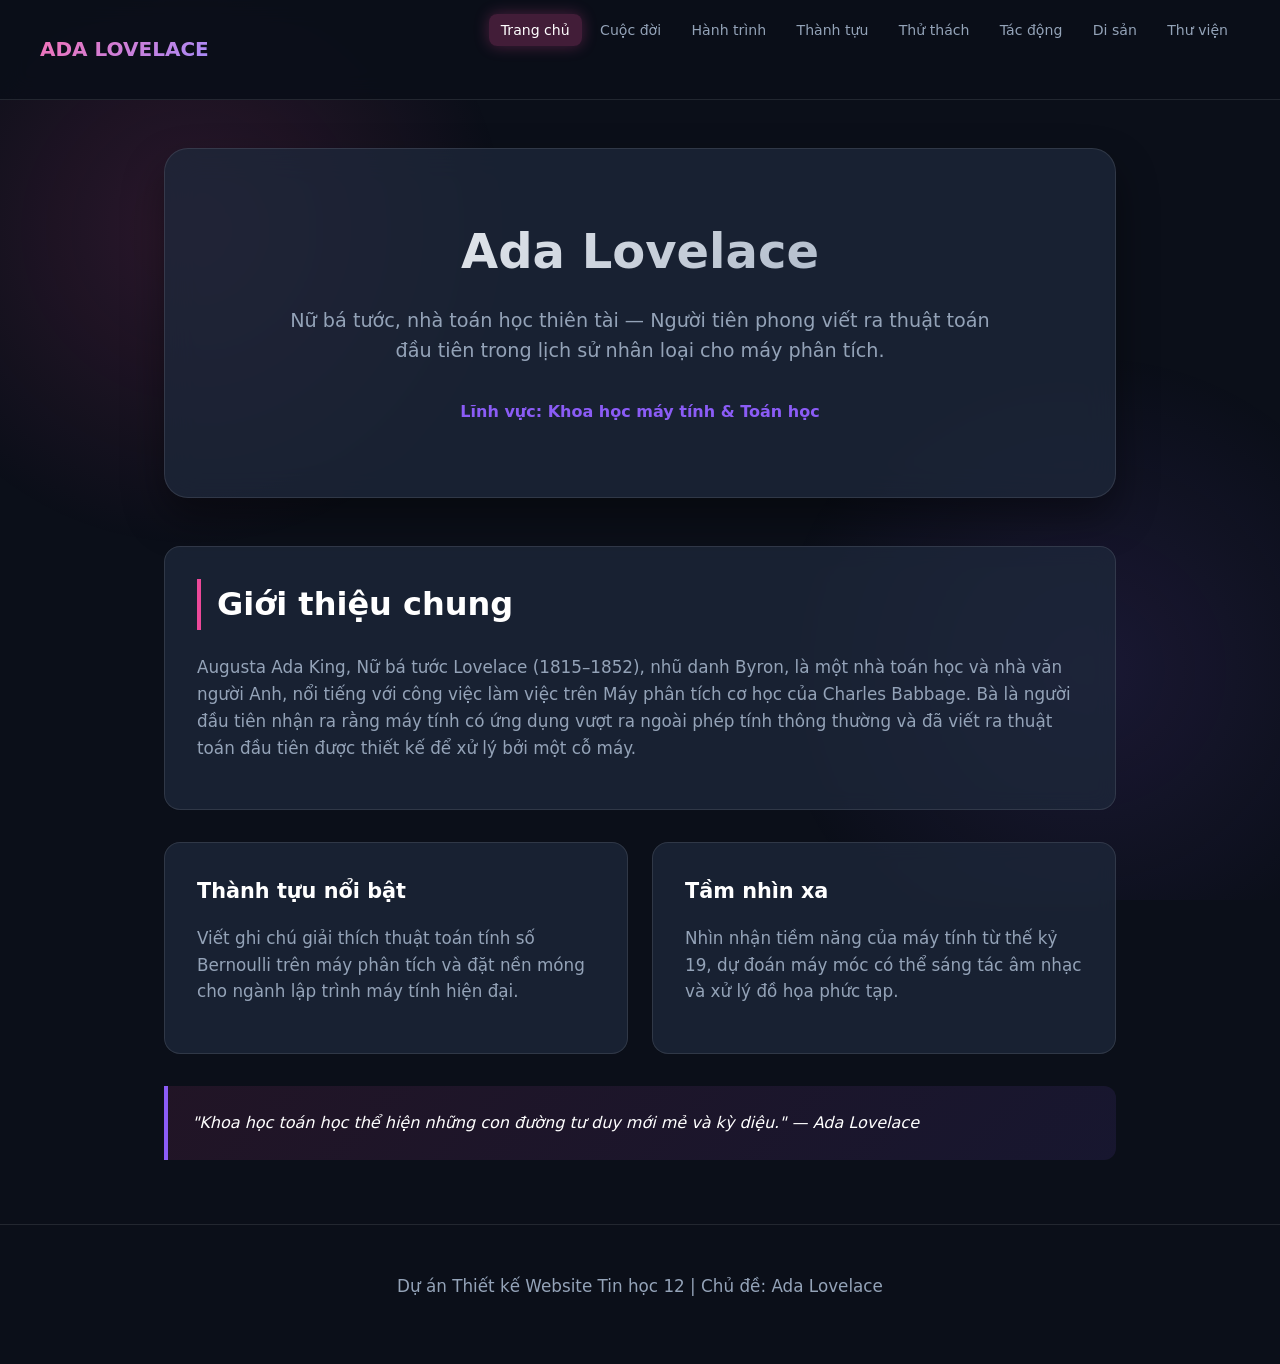
<file: index.html>
<!DOCTYPE html>
<html lang="vi">
<head>
    <meta charset="UTF-8">
    <meta name="viewport" content="width=device-width, initial-scale=1.0">
    <title>Ada Lovelace – Nhà lập trình đầu tiên trên thế giới</title>
    <link rel="stylesheet" href="style.css">
</head>
<body>
    <div class="bg-glow"></div>
    <header>
        <nav>
            <a href="index.html" class="logo">ADA LOVELACE</a>
            <ul class="nav-links">
  <li><a href="index.html" class="active">Trang chủ</a></li>
  <li><a href="cuocdoi.html">Cuộc đời</a></li>
  <li><a href="hanhtrinh.html">Hành trình</a></li>
  <li><a href="thanhtuu.html">Thành tựu</a></li>
  <li><a href="thuthach.html">Thử thách</a></li>
  <li><a href="tacdong.html">Tác động</a></li>
  <li><a href="disan_baihoc.html">Di sản</a></li>
  <li><a href="thuvien_nguon.html">Thư viện</a></li>
</ul>
        </nav>
    </header>
    <main>
        <section class="hero">
            <h1>Ada Lovelace</h1>
            <p>Nữ bá tước, nhà toán học thiên tài — Người tiên phong viết ra thuật toán đầu tiên trong lịch sử nhân loại cho máy phân tích.</p>
            <span class="timeline-date">Lĩnh vực: Khoa học máy tính & Toán học</span>
        </section>

        <section class="card">
            <h2>Giới thiệu chung</h2>
            <p>Augusta Ada King, Nữ bá tước Lovelace (1815–1852), nhũ danh Byron, là một nhà toán học và nhà văn người Anh, nổi tiếng với công việc làm việc trên Máy phân tích cơ học của Charles Babbage. Bà là người đầu tiên nhận ra rằng máy tính có ứng dụng vượt ra ngoài phép tính thông thường và đã viết ra thuật toán đầu tiên được thiết kế để xử lý bởi một cỗ máy.</p>
        </section>

        <div class="grid-cards">
            <div class="card">
                <h3>Thành tựu nổi bật</h3>
                <p>Viết ghi chú giải thích thuật toán tính số Bernoulli trên máy phân tích và đặt nền móng cho ngành lập trình máy tính hiện đại.</p>
            </div>
            <div class="card">
                <h3>Tầm nhìn xa</h3>
                <p>Nhìn nhận tiềm năng của máy tính từ thế kỷ 19, dự đoán máy móc có thể sáng tác âm nhạc và xử lý đồ họa phức tạp.</p>
            </div>
        </div>

        <blockquote>
            "Khoa học toán học thể hiện những con đường tư duy mới mẻ và kỳ diệu." — Ada Lovelace
        </blockquote>
    </main>
    <footer>
        <p>Dự án Thiết kế Website Tin học 12 | Chủ đề: Ada Lovelace</p>
    </footer>
</body>
</html>
</file>
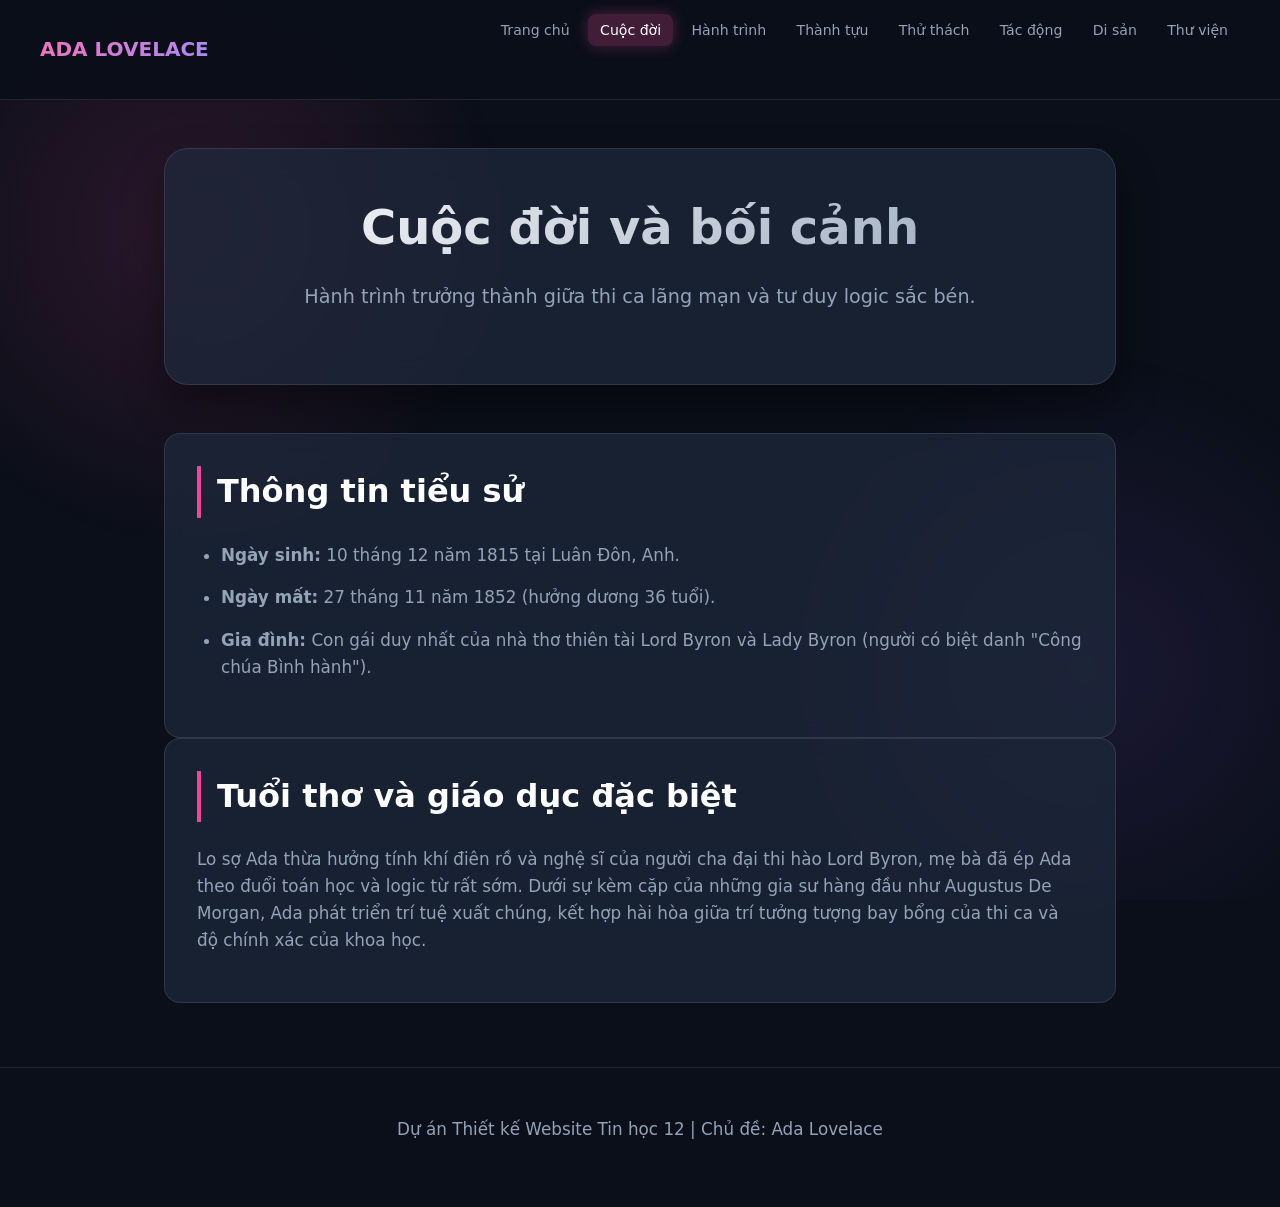
<file: cuocdoi.html>
<!DOCTYPE html>
<html lang="vi">
<head>
    <meta charset="UTF-8">
    <meta name="viewport" content="width=device-width, initial-scale=1.0">
    <title>Cuộc đời và bối cảnh của Ada Lovelace</title>
    <link rel="stylesheet" href="style.css">
</head>
<body>
    <div class="bg-glow"></div>
    <header>
        <nav>
            <a href="index.html" class="logo">ADA LOVELACE</a>
            <ul class="nav-links">
  <li><a href="index.html">Trang chủ</a></li>
  <li><a href="cuocdoi.html" class="active">Cuộc đời</a></li>
  <li><a href="hanhtrinh.html">Hành trình</a></li>
  <li><a href="thanhtuu.html">Thành tựu</a></li>
  <li><a href="thuthach.html">Thử thách</a></li>
  <li><a href="tacdong.html">Tác động</a></li>
  <li><a href="disan_baihoc.html">Di sản</a></li>
  <li><a href="thuvien_nguon.html">Thư viện</a></li>
</ul>
        </nav>
    </header>
    <main>
        <section class="hero" style="padding: 2.5rem 1rem;">
            <h1>Cuộc đời và bối cảnh</h1>
            <p>Hành trình trưởng thành giữa thi ca lãng mạn và tư duy logic sắc bén.</p>
        </section>

        <section class="card">
            <h2>Thông tin tiểu sử</h2>
            <ul>
                <li><strong>Ngày sinh:</strong> 10 tháng 12 năm 1815 tại Luân Đôn, Anh.</li>
                <li><strong>Ngày mất:</strong> 27 tháng 11 năm 1852 (hưởng dương 36 tuổi).</li>
                <li><strong>Gia đình:</strong> Con gái duy nhất của nhà thơ thiên tài Lord Byron và Lady Byron (người có biệt danh "Công chúa Bình hành").</li>
            </ul>
        </section>

        <section class="card">
            <h2>Tuổi thơ và giáo dục đặc biệt</h2>
            <p>Lo sợ Ada thừa hưởng tính khí điên rồ và nghệ sĩ của người cha đại thi hào Lord Byron, mẹ bà đã ép Ada theo đuổi toán học và logic từ rất sớm. Dưới sự kèm cặp của những gia sư hàng đầu như Augustus De Morgan, Ada phát triển trí tuệ xuất chúng, kết hợp hài hòa giữa trí tưởng tượng bay bổng của thi ca và độ chính xác của khoa học.</p>
        </section>
    </main>
    <footer>
        <p>Dự án Thiết kế Website Tin học 12 | Chủ đề: Ada Lovelace</p>
    </footer>
</body>
</html>
</file>
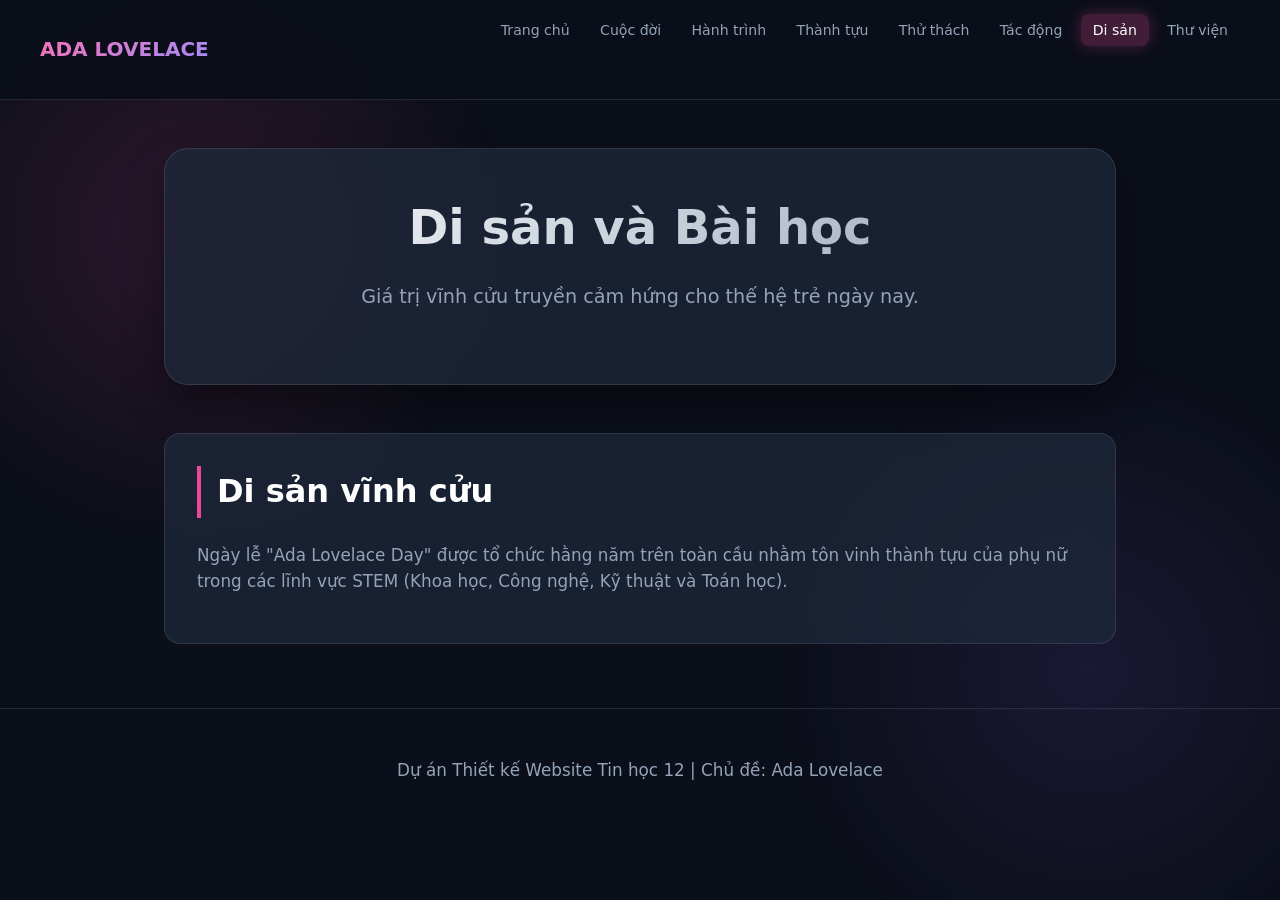
<file: disan_baihoc.html>
<!DOCTYPE html>
<html lang="vi">
<head>
    <meta charset="UTF-8">
    <meta name="viewport" content="width=device-width, initial-scale=1.0">
    <title>Di sản và bài học từ Ada Lovelace</title>
    <link rel="stylesheet" href="style.css">
</head>
<body>
    <div class="bg-glow"></div>
    <header>
        <nav>
            <a href="index.html" class="logo">ADA LOVELACE</a>
            <ul class="nav-links">
  <li><a href="index.html">Trang chủ</a></li>
  <li><a href="cuocdoi.html">Cuộc đời</a></li>
  <li><a href="hanhtrinh.html">Hành trình</a></li>
  <li><a href="thanhtuu.html">Thành tựu</a></li>
  <li><a href="thuthach.html">Thử thách</a></li>
  <li><a href="tacdong.html">Tác động</a></li>
  <li><a href="disan_baihoc.html" class="active">Di sản</a></li>
  <li><a href="thuvien_nguon.html">Thư viện</a></li>
</ul>
        </nav>
    </header>
    <main>
        <section class="hero" style="padding: 2.5rem 1rem;">
            <h1>Di sản và Bài học</h1>
            <p>Giá trị vĩnh cửu truyền cảm hứng cho thế hệ trẻ ngày nay.</p>
        </section>

        <section class="card">
            <h2>Di sản vĩnh cửu</h2>
            <p>Ngày lễ "Ada Lovelace Day" được tổ chức hằng năm trên toàn cầu nhằm tôn vinh thành tựu của phụ nữ trong các lĩnh vực STEM (Khoa học, Công nghệ, Kỹ thuật và Toán học).</p>
        </section>
    </main>
    <footer>
        <p>Dự án Thiết kế Website Tin học 12 | Chủ đề: Ada Lovelace</p>
    </footer>
</body>
</html>
</file>
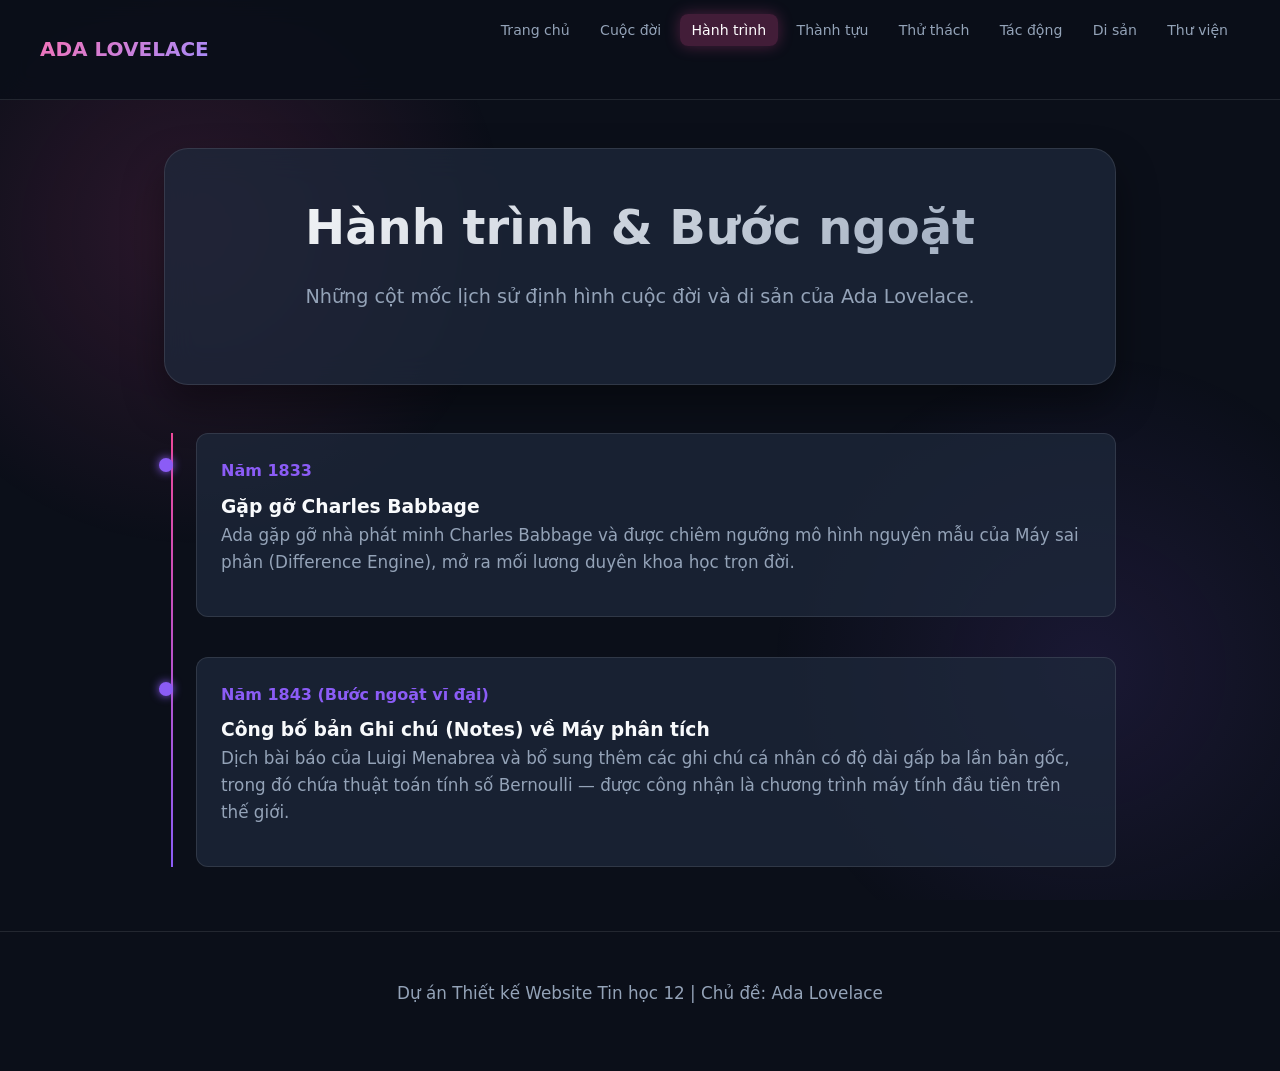
<file: hanhtrinh.html>
<!DOCTYPE html>
<html lang="vi">
<head>
    <meta charset="UTF-8">
    <meta name="viewport" content="width=device-width, initial-scale=1.0">
    <title>Hành trình và những bước ngoặt của Ada Lovelace</title>
    <link rel="stylesheet" href="style.css">
</head>
<body>
    <div class="bg-glow"></div>
    <header>
        <nav>
            <a href="index.html" class="logo">ADA LOVELACE</a>
            <ul class="nav-links">
  <li><a href="index.html">Trang chủ</a></li>
  <li><a href="cuocdoi.html">Cuộc đời</a></li>
  <li><a href="hanhtrinh.html" class="active">Hành trình</a></li>
  <li><a href="thanhtuu.html">Thành tựu</a></li>
  <li><a href="thuthach.html">Thử thách</a></li>
  <li><a href="tacdong.html">Tác động</a></li>
  <li><a href="disan_baihoc.html">Di sản</a></li>
  <li><a href="thuvien_nguon.html">Thư viện</a></li>
</ul>
        </nav>
    </header>
    <main>
        <section class="hero" style="padding: 2.5rem 1rem;">
            <h1>Hành trình & Bước ngoặt</h1>
            <p>Những cột mốc lịch sử định hình cuộc đời và di sản của Ada Lovelace.</p>
        </section>

        <div class="timeline">
            <div class="timeline-item">
                <span class="timeline-date">Năm 1833</span>
                <h3>Gặp gỡ Charles Babbage</h3>
                <p>Ada gặp gỡ nhà phát minh Charles Babbage và được chiêm ngưỡng mô hình nguyên mẫu của Máy sai phân (Difference Engine), mở ra mối lương duyên khoa học trọn đời.</p>
            </div>
            <div class="timeline-item">
                <span class="timeline-date">Năm 1843 (Bước ngoặt vĩ đại)</span>
                <h3>Công bố bản Ghi chú (Notes) về Máy phân tích</h3>
                <p>Dịch bài báo của Luigi Menabrea và bổ sung thêm các ghi chú cá nhân có độ dài gấp ba lần bản gốc, trong đó chứa thuật toán tính số Bernoulli — được công nhận là chương trình máy tính đầu tiên trên thế giới.</p>
            </div>
        </div>
    </main>
    <footer>
        <p>Dự án Thiết kế Website Tin học 12 | Chủ đề: Ada Lovelace</p>
    </footer>
</body>
</html>
</file>
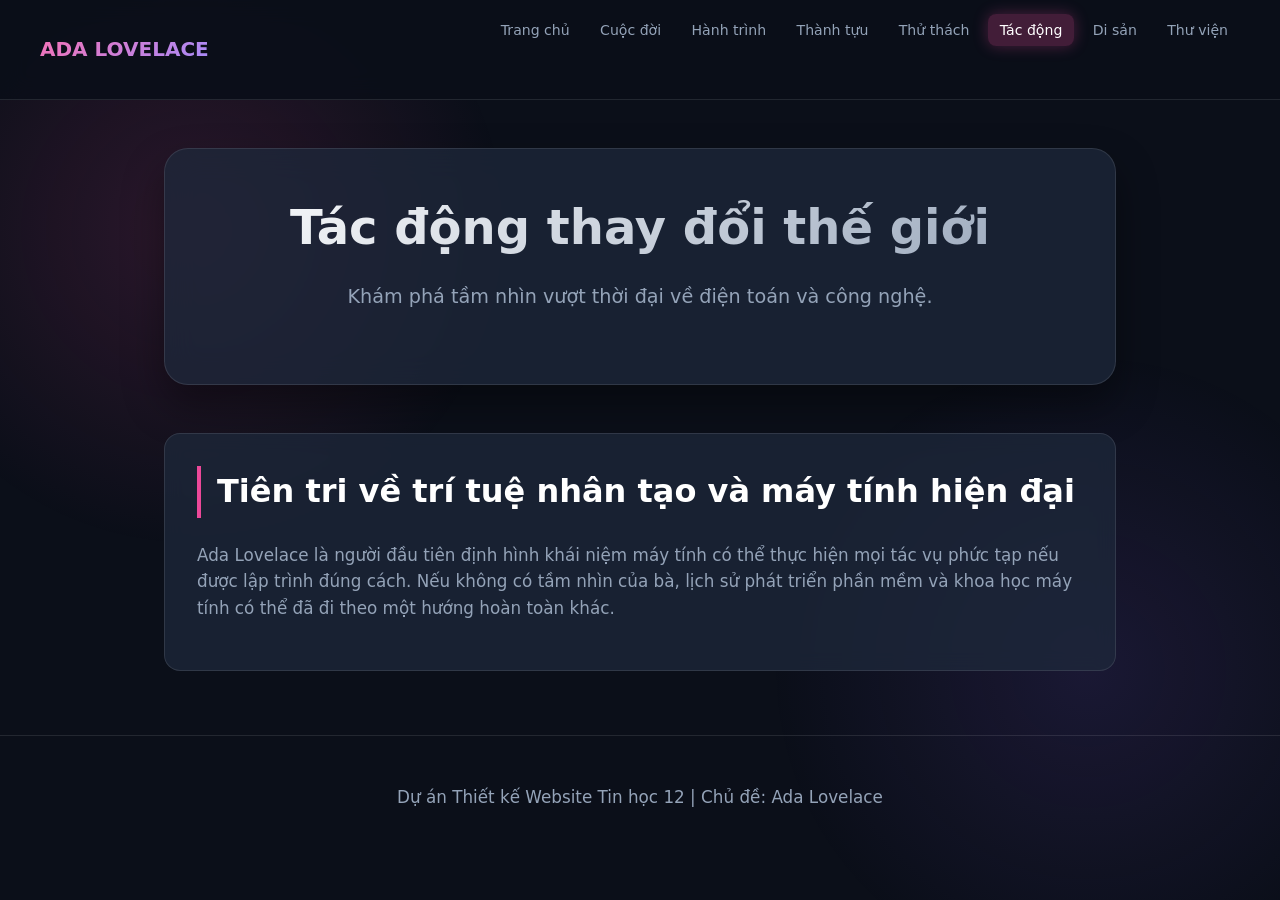
<file: tacdong.html>
<!DOCTYPE html>
<html lang="vi">
<head>
    <meta charset="UTF-8">
    <meta name="viewport" content="width=device-width, initial-scale=1.0">
    <title>Tác động của Ada Lovelace đối với thế giới</title>
    <link rel="stylesheet" href="style.css">
</head>
<body>
    <div class="bg-glow"></div>
    <header>
        <nav>
            <a href="index.html" class="logo">ADA LOVELACE</a>
            <ul class="nav-links">
  <li><a href="index.html">Trang chủ</a></li>
  <li><a href="cuocdoi.html">Cuộc đời</a></li>
  <li><a href="hanhtrinh.html">Hành trình</a></li>
  <li><a href="thanhtuu.html">Thành tựu</a></li>
  <li><a href="thuthach.html">Thử thách</a></li>
  <li><a href="tacdong.html" class="active">Tác động</a></li>
  <li><a href="disan_baihoc.html">Di sản</a></li>
  <li><a href="thuvien_nguon.html">Thư viện</a></li>
</ul>
        </nav>
    </header>
    <main>
        <section class="hero" style="padding: 2.5rem 1rem;">
            <h1>Tác động thay đổi thế giới</h1>
            <p>Khám phá tầm nhìn vượt thời đại về điện toán và công nghệ.</p>
        </section>

        <section class="card">
            <h2>Tiên tri về trí tuệ nhân tạo và máy tính hiện đại</h2>
            <p>Ada Lovelace là người đầu tiên định hình khái niệm máy tính có thể thực hiện mọi tác vụ phức tạp nếu được lập trình đúng cách. Nếu không có tầm nhìn của bà, lịch sử phát triển phần mềm và khoa học máy tính có thể đã đi theo một hướng hoàn toàn khác.</p>
        </section>
    </main>
    <footer>
        <p>Dự án Thiết kế Website Tin học 12 | Chủ đề: Ada Lovelace</p>
    </footer>
</body>
</html>
</file>
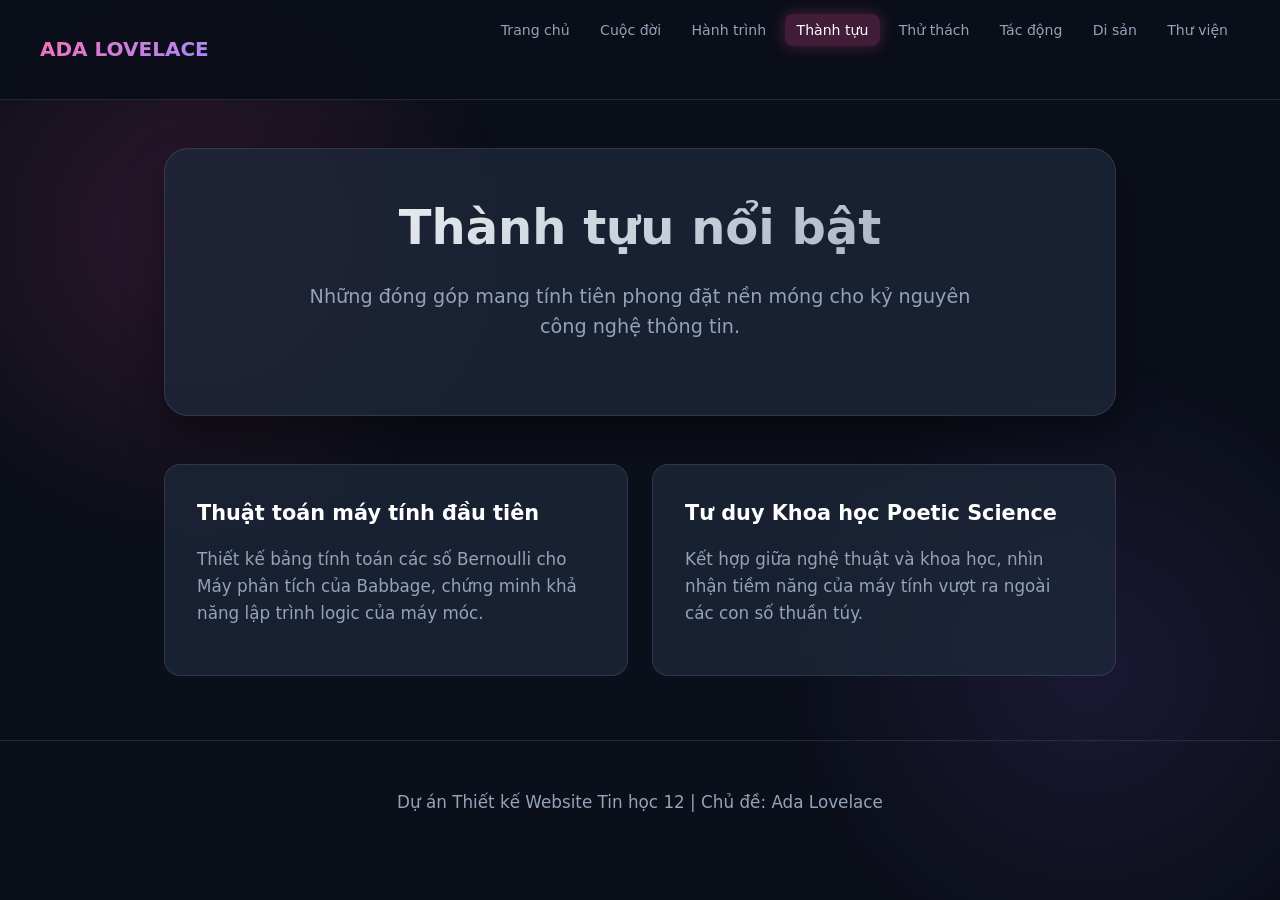
<file: thanhtuu.html>
<!DOCTYPE html>
<html lang="vi">
<head>
    <meta charset="UTF-8">
    <meta name="viewport" content="width=device-width, initial-scale=1.0">
    <title>Thành tựu nổi bật của Ada Lovelace</title>
    <link rel="stylesheet" href="style.css">
</head>
<body>
    <div class="bg-glow"></div>
    <header>
        <nav>
            <a href="index.html" class="logo">ADA LOVELACE</a>
            <ul class="nav-links">
  <li><a href="index.html">Trang chủ</a></li>
  <li><a href="cuocdoi.html">Cuộc đời</a></li>
  <li><a href="hanhtrinh.html">Hành trình</a></li>
  <li><a href="thanhtuu.html" class="active">Thành tựu</a></li>
  <li><a href="thuthach.html">Thử thách</a></li>
  <li><a href="tacdong.html">Tác động</a></li>
  <li><a href="disan_baihoc.html">Di sản</a></li>
  <li><a href="thuvien_nguon.html">Thư viện</a></li>
</ul>
        </nav>
    </header>
    <main>
        <section class="hero" style="padding: 2.5rem 1rem;">
            <h1>Thành tựu nổi bật</h1>
            <p>Những đóng góp mang tính tiên phong đặt nền móng cho kỷ nguyên công nghệ thông tin.</p>
        </section>

        <div class="grid-cards">
            <div class="card">
                <h3>Thuật toán máy tính đầu tiên</h3>
                <p>Thiết kế bảng tính toán các số Bernoulli cho Máy phân tích của Babbage, chứng minh khả năng lập trình logic của máy móc.</p>
            </div>
            <div class="card">
                <h3>Tư duy Khoa học Poetic Science</h3>
                <p>Kết hợp giữa nghệ thuật và khoa học, nhìn nhận tiềm năng của máy tính vượt ra ngoài các con số thuần túy.</p>
            </div>
        </div>
    </main>
    <footer>
        <p>Dự án Thiết kế Website Tin học 12 | Chủ đề: Ada Lovelace</p>
    </footer>
</body>
</html>
</file>
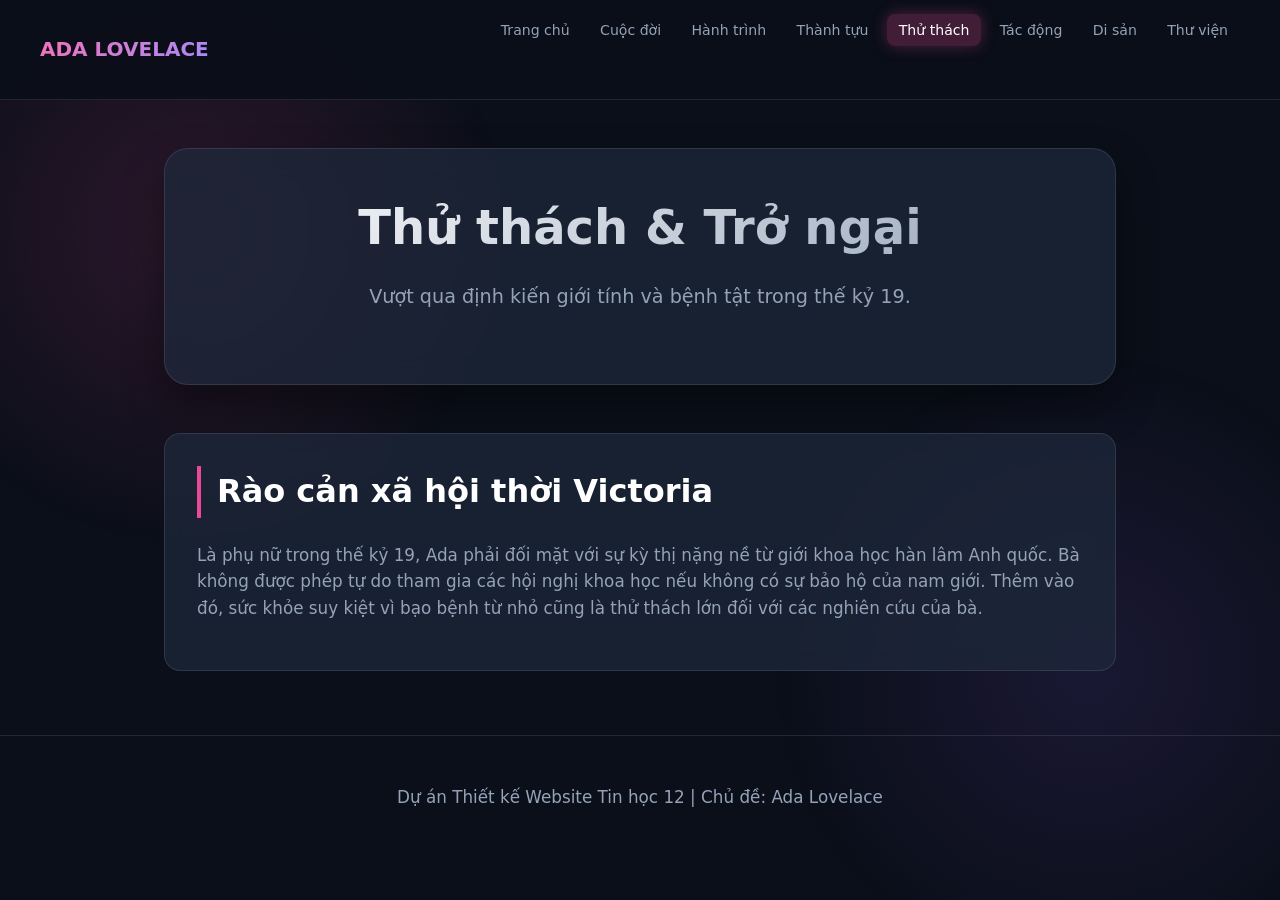
<file: thuthach.html>
<!DOCTYPE html>
<html lang="vi">
<head>
    <meta charset="UTF-8">
    <meta name="viewport" content="width=device-width, initial-scale=1.0">
    <title>Thử thách và trở ngại - Ada Lovelace</title>
    <link rel="stylesheet" href="style.css">
</head>
<body>
    <div class="bg-glow"></div>
    <header>
        <nav>
            <a href="index.html" class="logo">ADA LOVELACE</a>
            <ul class="nav-links">
  <li><a href="index.html">Trang chủ</a></li>
  <li><a href="cuocdoi.html">Cuộc đời</a></li>
  <li><a href="hanhtrinh.html">Hành trình</a></li>
  <li><a href="thanhtuu.html">Thành tựu</a></li>
  <li><a href="thuthach.html" class="active">Thử thách</a></li>
  <li><a href="tacdong.html">Tác động</a></li>
  <li><a href="disan_baihoc.html">Di sản</a></li>
  <li><a href="thuvien_nguon.html">Thư viện</a></li>
</ul>
        </nav>
    </header>
    <main>
        <section class="hero" style="padding: 2.5rem 1rem;">
            <h1>Thử thách & Trở ngại</h1>
            <p>Vượt qua định kiến giới tính và bệnh tật trong thế kỷ 19.</p>
        </section>

        <section class="card">
            <h2>Rào cản xã hội thời Victoria</h2>
            <p>Là phụ nữ trong thế kỷ 19, Ada phải đối mặt với sự kỳ thị nặng nề từ giới khoa học hàn lâm Anh quốc. Bà không được phép tự do tham gia các hội nghị khoa học nếu không có sự bảo hộ của nam giới. Thêm vào đó, sức khỏe suy kiệt vì bạo bệnh từ nhỏ cũng là thử thách lớn đối với các nghiên cứu của bà.</p>
        </section>
    </main>
    <footer>
        <p>Dự án Thiết kế Website Tin học 12 | Chủ đề: Ada Lovelace</p>
    </footer>
</body>
</html>
</file>
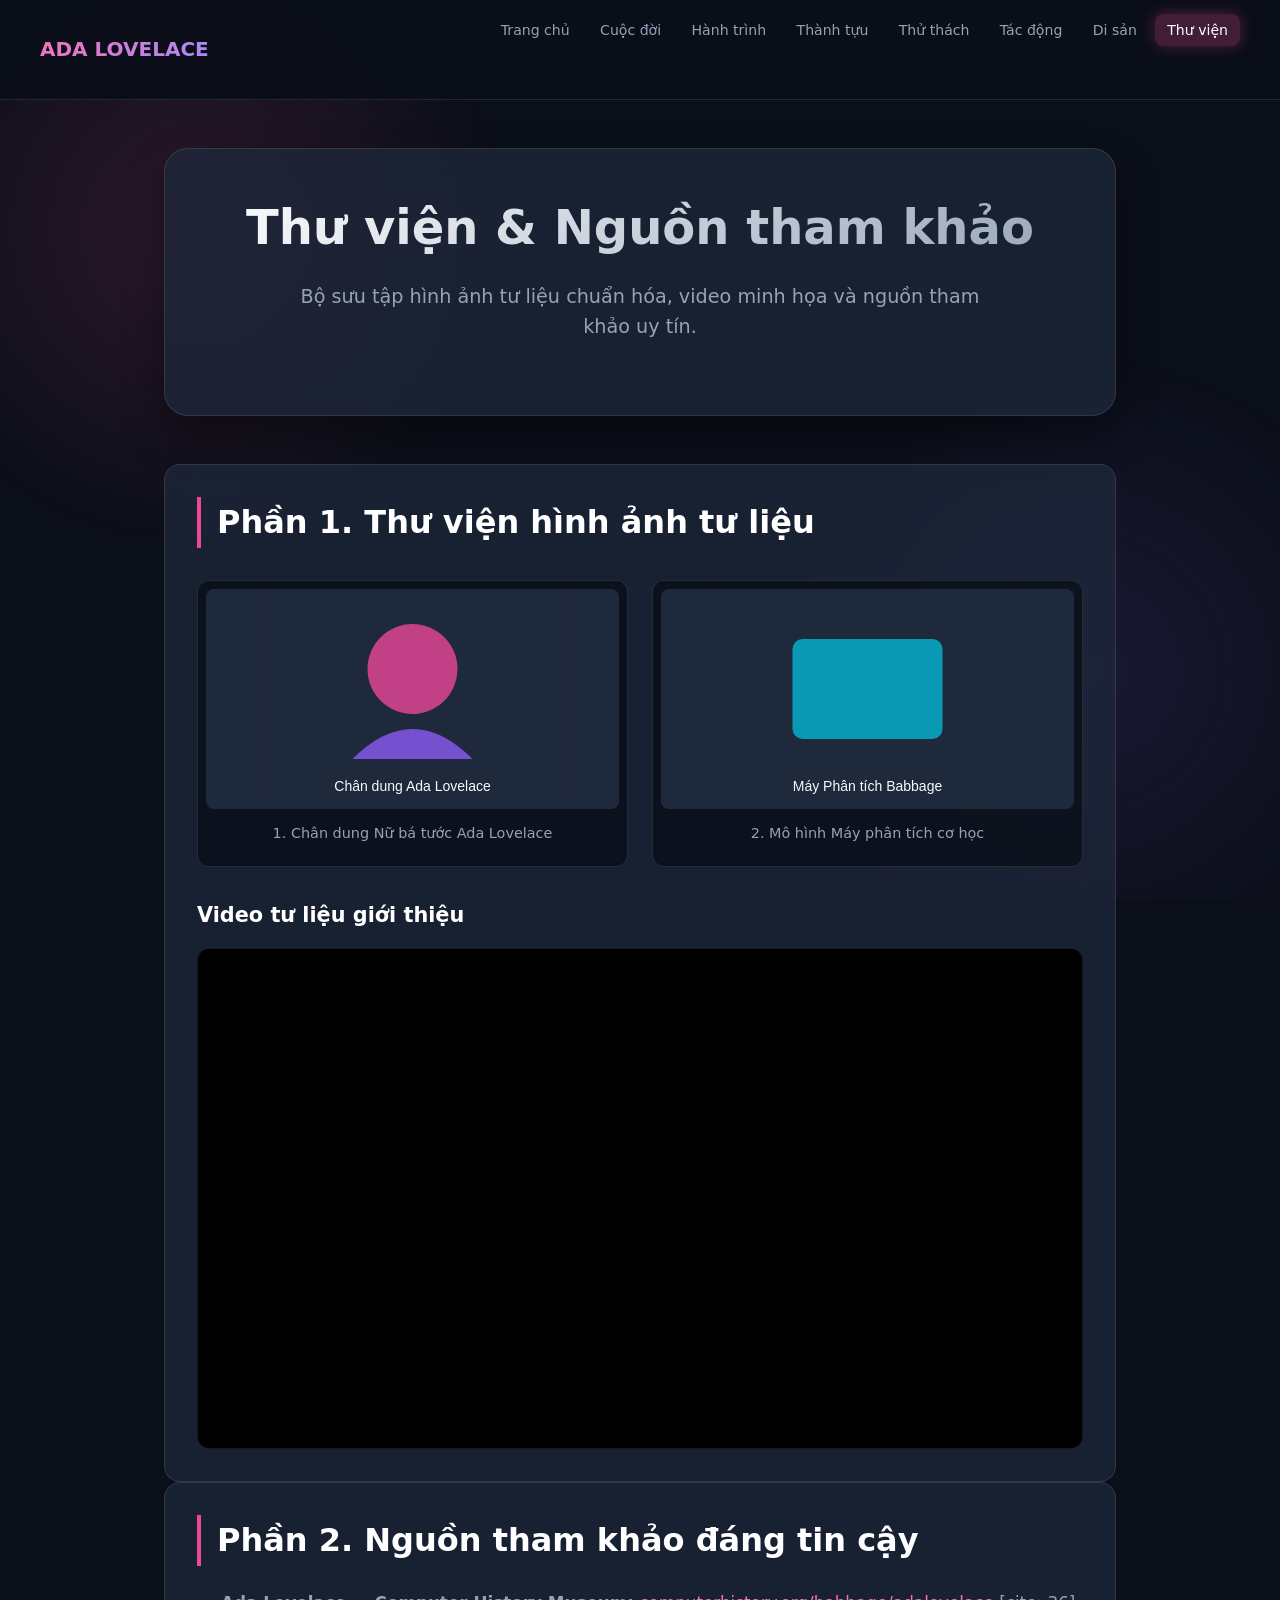
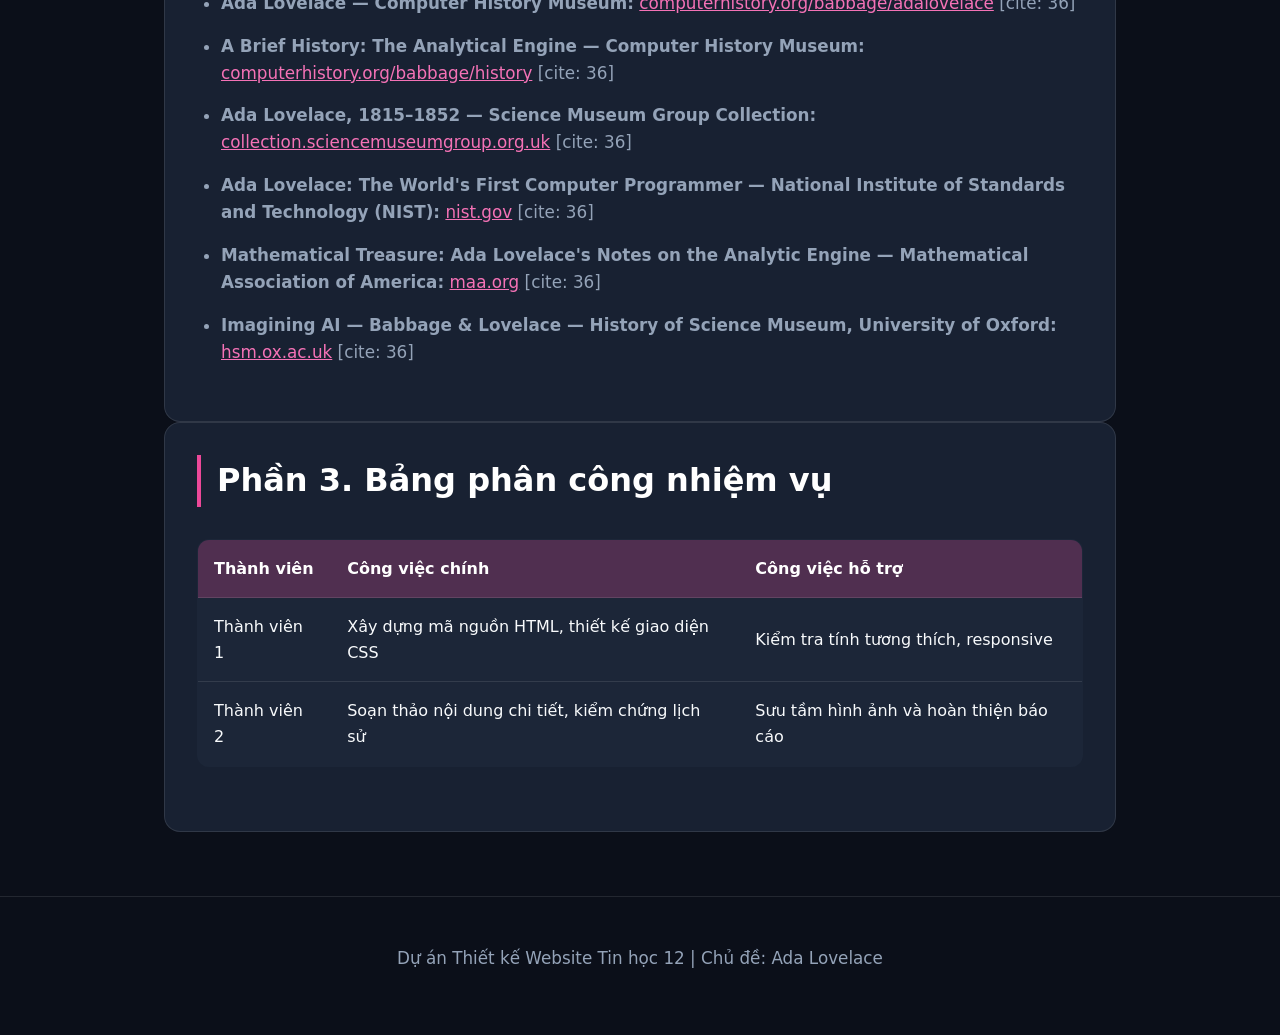
<file: thuvien_nguon.html>
<!DOCTYPE html>
<html lang="vi">
<head>
    <meta charset="UTF-8">
    <meta name="viewport" content="width=device-width, initial-scale=1.0">
    <title>Thư viện và nguồn tham khảo - Ada Lovelace</title>
    <link rel="stylesheet" href="style.css">
</head>
<body>
    <div class="bg-glow"></div>
    <header>
        <nav>
            <a href="index.html" class="logo">ADA LOVELACE</a>
            <ul class="nav-links">
  <li><a href="index.html">Trang chủ</a></li>
  <li><a href="cuocdoi.html">Cuộc đời</a></li>
  <li><a href="hanhtrinh.html">Hành trình</a></li>
  <li><a href="thanhtuu.html">Thành tựu</a></li>
  <li><a href="thuthach.html">Thử thách</a></li>
  <li><a href="tacdong.html">Tác động</a></li>
  <li><a href="disan_baihoc.html">Di sản</a></li>
  <li><a href="thuvien_nguon.html" class="active">Thư viện</a></li>
</ul>
        </nav>
    </header>
    <main>
        <section class="hero" style="padding: 2.5rem 1rem;">
            <h1>Thư viện & Nguồn tham khảo</h1>
            <p>Bộ sưu tập hình ảnh tư liệu chuẩn hóa, video minh họa và nguồn tham khảo uy tín.</p>
        </section>

        <section class="card">
            <h2>Phần 1. Thư viện hình ảnh tư liệu</h2>
            <div class="gallery-grid">
                <div class="gallery-item">
                    <svg width="100%" height="220" viewBox="0 0 300 220" style="background:#1e293b; border-radius:8px;">
                        <rect width="100%" height="100%" fill="#1e293b"/>
                        <circle cx="150" cy="80" r="45" fill="#ec4899" opacity="0.8"/>
                        <path d="M90 170 Q150 110 210 170 Z" fill="#8b5cf6" opacity="0.8"/>
                        <text x="50%" y="90%" dominant-baseline="middle" text-anchor="middle" fill="#f8fafc" font-size="14" font-family="sans-serif">Chân dung Ada Lovelace</text>
                    </svg>
                    <div class="gallery-caption">1. Chân dung Nữ bá tước Ada Lovelace</div>
                </div>
                <div class="gallery-item">
                    <svg width="100%" height="220" viewBox="0 0 300 220" style="background:#1e293b; border-radius:8px;">
                        <rect width="100%" height="100%" fill="#1e293b"/>
                        <rect x="75" y="50" width="150" height="100" rx="10" fill="#06b6d4" opacity="0.8"/>
                        <text x="50%" y="90%" dominant-baseline="middle" text-anchor="middle" fill="#f8fafc" font-size="14" font-family="sans-serif">Máy Phân tích Babbage</text>
                    </svg>
                    <div class="gallery-caption">2. Mô hình Máy phân tích cơ học</div>
                </div>
            </div>

            <div style="margin-top: 2rem;">
                <h3 style="margin-bottom: 1rem; color: #fff;">Video tư liệu giới thiệu</h3>
                <div style="position: relative; padding-bottom: 56.25%; height: 0; overflow: hidden; border-radius: 12px; border: 1px solid var(--border-color); background: #000;">
                    <iframe src="https://www.youtube.com/embed/QgCOsUv_Wdk" title="Ada Lovelace Documentary" style="position: absolute; top: 0; left: 0; width: 100%; height: 100%; border:0;" allowfullscreen></iframe>
                </div>
            </div>
        </section>

        <section class="card">
            <h2>Phần 2. Nguồn tham khảo đáng tin cậy</h2>
            <ul>
                <li><strong>Ada Lovelace — Computer History Museum:</strong> <a href="https://www.computerhistory.org/babbage/adalovelace" target="_blank" style="color: #f472b6;">computerhistory.org/babbage/adalovelace</a> [cite: 36]</li>
                <li><strong>A Brief History: The Analytical Engine — Computer History Museum:</strong> <a href="https://www.computerhistory.org/babbage/history" target="_blank" style="color: #f472b6;">computerhistory.org/babbage/history</a> [cite: 36]</li>
                <li><strong>Ada Lovelace, 1815–1852 — Science Museum Group Collection:</strong> <a href="https://collection.sciencemuseumgroup.org.uk" target="_blank" style="color: #f472b6;">collection.sciencemuseumgroup.org.uk</a> [cite: 36]</li>
                <li><strong>Ada Lovelace: The World's First Computer Programmer — National Institute of Standards and Technology (NIST):</strong> <a href="https://www.nist.gov" target="_blank" style="color: #f472b6;">nist.gov</a> [cite: 36]</li>
                <li><strong>Mathematical Treasure: Ada Lovelace's Notes on the Analytic Engine — Mathematical Association of America:</strong> <a href="https://www.maa.org" target="_blank" style="color: #f472b6;">maa.org</a> [cite: 36]</li>
                <li><strong>Imagining AI — Babbage & Lovelace — History of Science Museum, University of Oxford:</strong> <a href="https://hsm.ox.ac.uk" target="_blank" style="color: #f472b6;">hsm.ox.ac.uk</a> [cite: 36]</li>
            </ul>
        </section>

        <section class="card">
            <h2>Phần 3. Bảng phân công nhiệm vụ</h2>
            <table>
                <thead>
                    <tr><th>Thành viên</th><th>Công việc chính</th><th>Công việc hỗ trợ</th></tr>
                </thead>
                <tbody>
                    <tr><td>Thành viên 1</td><td>Xây dựng mã nguồn HTML, thiết kế giao diện CSS</td><td>Kiểm tra tính tương thích, responsive</td></tr>
                    <tr><td>Thành viên 2</td><td>Soạn thảo nội dung chi tiết, kiểm chứng lịch sử</td><td>Sưu tầm hình ảnh và hoàn thiện báo cáo</td></tr>
                </tbody>
            </table>
        </section>
    </main>
    <footer>
        <p>Dự án Thiết kế Website Tin học 12 | Chủ đề: Ada Lovelace</p>
    </footer>
</body>
</html>
</file>
<file: style.css>
:root {
    --primary: #ec4899;
    --primary-dark: #db2777;
    --accent: #8b5cf6;
    --bg-color: #0b0f19;
    --card-bg: rgba(30, 41, 59, 0.75);
    --text-color: #f8fafc;
    --text-muted: #94a3b8;
    --border-color: rgba(255, 255, 255, 0.1);
    --transition: all 0.3s cubic-bezier(0.4, 0, 0.2, 1);
}

* {
    box-sizing: border-box;
    margin: 0;
    padding: 0;
}

body {
    font-family: 'Segoe UI', system-ui, -apple-system, sans-serif;
    background-color: var(--bg-color);
    color: var(--text-color);
    line-height: 1.6;
    overflow-x: hidden;
}

.bg-glow {
    position: fixed;
    top: 0; left: 0; width: 100%; height: 100%;
    pointer-events: none;
    z-index: -1;
    overflow: hidden;
}
.bg-glow::before {
    content: '';
    position: absolute;
    top: -10%; left: -10%;
    width: 50vw; height: 50vw;
    background: radial-gradient(circle, rgba(236, 72, 153, 0.15) 0%, transparent 70%);
    border-radius: 50%;
    animation: float 10s ease-in-out infinite alternate;
}
.bg-glow::after {
    content: '';
    position: absolute;
    bottom: -10%; right: -10%;
    width: 50vw; height: 50vw;
    background: radial-gradient(circle, rgba(139, 92, 246, 0.12) 0%, transparent 70%);
    border-radius: 50%;
    animation: float 12s ease-in-out infinite alternate-reverse;
}

@keyframes float {
    0% { transform: translateY(0) scale(1); }
    100% { transform: translateY(-30px) scale(1.05); }
}

header {
    position: sticky;
    top: 0;
    z-index: 1000;
    background: rgba(11, 15, 25, 0.9);
    backdrop-filter: blur(12px);
    border-bottom: 1px solid var(--border-color);
    padding: 1rem 2rem;
}

nav {
    max-width: 1200px;
    margin: 0 auto;
    display: flex;
    justify-content: space-between;
    align-items: center;
    flex-wrap: wrap;
    gap: 1rem;
}

.logo {
    font-size: 1.25rem;
    font-weight: 700;
    background: linear-gradient(135deg, #f472b6, #a78bfa);
    -webkit-background-clip: text;
    -webkit-text-fill-color: transparent;
    text-decoration: none;
}

.nav-links {
    display: flex;
    gap: 0.4rem;
    list-style: none;
    flex-wrap: wrap;
}

.nav-links a {
    color: var(--text-muted);
    text-decoration: none;
    padding: 0.5rem 0.75rem;
    border-radius: 8px;
    font-size: 0.88rem;
    font-weight: 500;
    transition: var(--transition);
}

.nav-links a:hover, .nav-links a.active {
    color: #fff;
    background: rgba(236, 72, 153, 0.25);
    box-shadow: 0 0 15px rgba(236, 72, 153, 0.3);
}

main {
    max-width: 1000px;
    margin: 3rem auto;
    padding: 0 1.5rem;
}

.hero {
    text-align: center;
    padding: 4rem 2rem;
    background: var(--card-bg);
    border: 1px solid var(--border-color);
    border-radius: 24px;
    backdrop-filter: blur(16px);
    box-shadow: 0 20px 40px rgba(0,0,0,0.4);
    margin-bottom: 3rem;
    position: relative;
    overflow: hidden;
}

.hero h1 {
    font-size: 3rem;
    margin-bottom: 1rem;
    background: linear-gradient(135deg, #fff, #94a3b8);
    -webkit-background-clip: text;
    -webkit-text-fill-color: transparent;
}

.hero p {
    font-size: 1.2rem;
    color: var(--text-muted);
    max-width: 700px;
    margin: 0 auto 2rem auto;
}

.grid-cards {
    display: grid;
    grid-template-columns: repeat(auto-fit, minmax(280px, 1fr));
    gap: 1.5rem;
    margin: 2rem 0;
}

.card {
    background: var(--card-bg);
    border: 1px solid var(--border-color);
    border-radius: 16px;
    padding: 2rem;
    backdrop-filter: blur(10px);
    transition: var(--transition);
    position: relative;
    overflow: hidden;
}

.card:hover {
    transform: translateY(-5px);
    border-color: var(--primary);
    box-shadow: 0 10px 30px rgba(236, 72, 153, 0.2);
}

.card h3 {
    margin-bottom: 1rem;
    color: #fff;
    font-size: 1.3rem;
}

h2 {
    font-size: 2rem;
    margin-bottom: 1.5rem;
    color: #fff;
    border-left: 4px solid var(--primary);
    padding-left: 1rem;
}

p, li {
    color: var(--text-muted);
    margin-bottom: 1rem;
    font-size: 1.05rem;
}

ul, ol {
    padding-left: 1.5rem;
    margin-bottom: 1.5rem;
}

.timeline {
    position: relative;
    padding-left: 2rem;
    margin: 2rem 0;
}

.timeline::before {
    content: '';
    position: absolute;
    left: 7px;
    top: 0;
    height: 100%;
    width: 2px;
    background: linear-gradient(to bottom, var(--primary), var(--accent));
}

.timeline-item {
    position: relative;
    margin-bottom: 2.5rem;
    background: var(--card-bg);
    padding: 1.5rem;
    border-radius: 12px;
    border: 1px solid var(--border-color);
    transition: var(--transition);
}

.timeline-item:hover {
    transform: translateX(5px);
    border-color: var(--accent);
}

.timeline-item::before {
    content: '';
    position: absolute;
    left: -2.35rem;
    top: 1.5rem;
    width: 14px;
    height: 14px;
    border-radius: 50%;
    background: var(--accent);
    box-shadow: 0 0 10px var(--accent);
}

.timeline-date {
    font-weight: bold;
    color: var(--accent);
    margin-bottom: 0.5rem;
    display: inline-block;
}

.gallery-grid {
    display: grid;
    grid-template-columns: repeat(auto-fit, minmax(220px, 1fr));
    gap: 1.5rem;
    margin: 2rem 0;
}

.gallery-item {
    background: rgba(11, 15, 25, 0.8);
    border-radius: 12px;
    overflow: hidden;
    border: 1px solid var(--border-color);
    transition: var(--transition);
    display: flex;
    flex-direction: column;
    align-items: center;
    justify-content: center;
    padding: 0.5rem;
}

.gallery-item img {
    width: 100%;
    height: 220px;
    object-fit: cover;
    background: rgba(0, 0, 0, 0.3);
    border-radius: 8px;
    transition: transform 0.3s ease;
}

.gallery-item:hover img {
    transform: scale(1.03);
}

.gallery-caption {
    padding: 0.8rem;
    font-size: 0.9rem;
    text-align: center;
    color: var(--text-muted);
}

table {
    width: 100%;
    border-collapse: collapse;
    margin: 2rem 0;
    background: var(--card-bg);
    border-radius: 12px;
    overflow: hidden;
    border: 1px solid var(--border-color);
}

th, td {
    padding: 1rem;
    text-align: left;
    border-bottom: 1px solid var(--border-color);
}

th {
    background: rgba(236, 72, 153, 0.25);
    color: #fff;
    font-weight: 600;
}

tr:hover {
    background: rgba(255, 255, 255, 0.02);
}

blockquote {
    background: linear-gradient(135deg, rgba(236, 72, 153, 0.1), rgba(139, 92, 246, 0.1));
    border-left: 4px solid var(--accent);
    padding: 1.5rem;
    border-radius: 0 12px 12px 0;
    margin: 2rem 0;
    font-style: italic;
    color: #fff;
}

footer {
    text-align: center;
    padding: 3rem;
    border-top: 1px solid var(--border-color);
    color: var(--text-muted);
    font-size: 0.9rem;
    margin-top: 4rem;
}

@media (max-width: 768px) {
    nav {
        flex-direction: column;
        align-items: center;
    }
    .nav-links {
        justify-content: center;
    }
    .hero h1 {
        font-size: 2.2rem;
    }
    main {
        padding: 0 1rem;
        margin: 1.5rem auto;
    }
}
</file>
